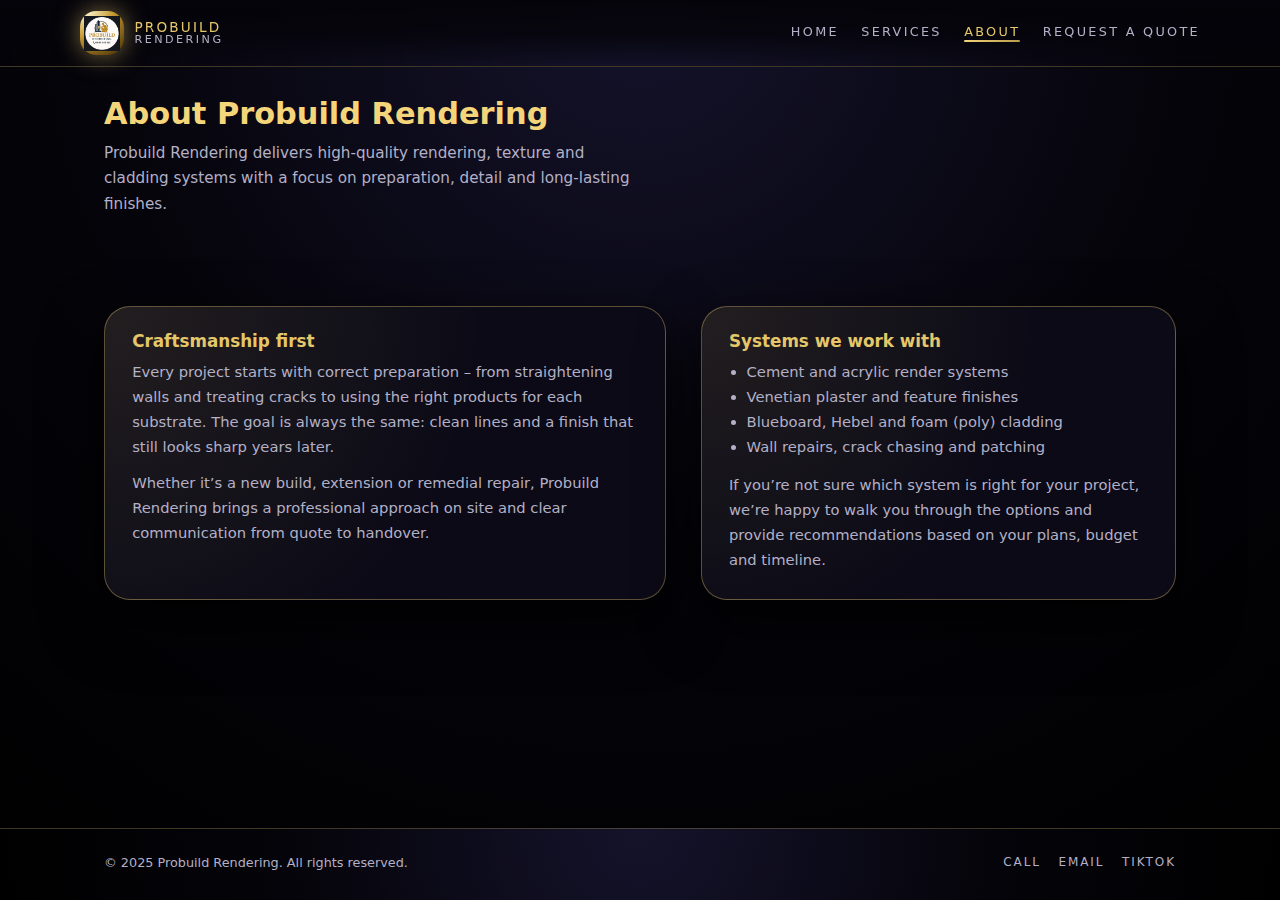
<file: about.html>
<!DOCTYPE html>
<html lang="en">
<head>
  <meta charset="UTF-8" />
  <title>About • Probuild Rendering</title>
  <meta name="viewport" content="width=device-width, initial-scale=1.0" />
  <meta name="description" content="Learn about Probuild Rendering – Melbourne’s specialists in premium rendering, texture finishes, blueboard, Hebel and foam systems. Professional workmanship with years of experience." />
  <meta name="keywords" content="about Probuild Rendering, Melbourne renderers, rendering professionals, Hebel installers, foam installers, rendering company Melbourne" />
  <link rel="stylesheet" href="styles.css" />
  <!-- FIX: favicon path -->
  <link rel="icon" type="image/png" href="logo-probuild.png" />
</head>
<body>
  <div class="wrapper">
    <header class="site-header">
      <div class="container header-inner">
        <a href="index.html" class="brand" aria-label="Probuild Rendering home">
          <div class="brand-mark">
            <!-- FIX: logo path -->
            <img src="logo-probuild.png" alt="Probuild Rendering logo" />
          </div>
          <div class="brand-text">
            <span>Probuild</span>
            <span>Rendering</span>
          </div>
        </a>
        <nav class="main-nav" id="mainNav">
          <a href="index.html">Home</a>
          <a href="services.html">Services</a>
          <a href="about.html" class="active">About</a>
          <a href="contact.html">Request a Quote</a>
        </nav>
        <button class="menu-toggle" id="menuToggle" aria-label="Toggle navigation">
          <span></span>
        </button>
      </div>
    </header>

    <main>
      <section class="page-header">
        <div class="container">
          <h1 class="page-title">About Probuild Rendering</h1>
          <p class="page-intro">
            Probuild Rendering delivers high-quality rendering, texture and cladding systems
            with a focus on preparation, detail and long-lasting finishes.
          </p>
        </div>
      </section>

      <section class="section">
        <div class="container page-grid">
          <div class="info-card">
            <h3>Craftsmanship first</h3>
            <p>
              Every project starts with correct preparation – from straightening walls and
              treating cracks to using the right products for each substrate. The goal is
              always the same: clean lines and a finish that still looks sharp years later.
            </p>
            <p style="margin-top:0.7rem;">
              Whether it’s a new build, extension or remedial repair, Probuild Rendering
              brings a professional approach on site and clear communication from quote to
              handover.
            </p>
          </div>
          <div class="info-card">
            <h3>Systems we work with</h3>
            <ul>
              <li>Cement and acrylic render systems</li>
              <li>Venetian plaster and feature finishes</li>
              <li>Blueboard, Hebel and foam (poly) cladding</li>
              <li>Wall repairs, crack chasing and patching</li>
            </ul>
            <p style="margin-top:0.8rem;">
              If you’re not sure which system is right for your project, we’re happy to
              walk you through the options and provide recommendations based on your plans,
              budget and timeline.
            </p>
          </div>
        </div>
      </section>
    </main>

    <footer class="site-footer">
      <div class="footer-inner">
        <span>© 2025 Probuild Rendering. All rights reserved.</span>
        <div class="footer-links">
          <a href="tel:+61462444111">Call</a>
          <a href="mailto:Info@Probuildrendering.com">Email</a>
          <a href="https://www.tiktok.com/@probuildrendering" target="_blank" rel="noopener">TikTok</a>
        </div>
      </div>
    </footer>
  </div>

  <script>
    const toggle = document.getElementById('menuToggle');
    const nav = document.getElementById('mainNav');
    if (toggle && nav) {
      toggle.addEventListener('click', () => {
        nav.classList.toggle('open');
      });
    }
  </script>
</body>
</html>
</file>
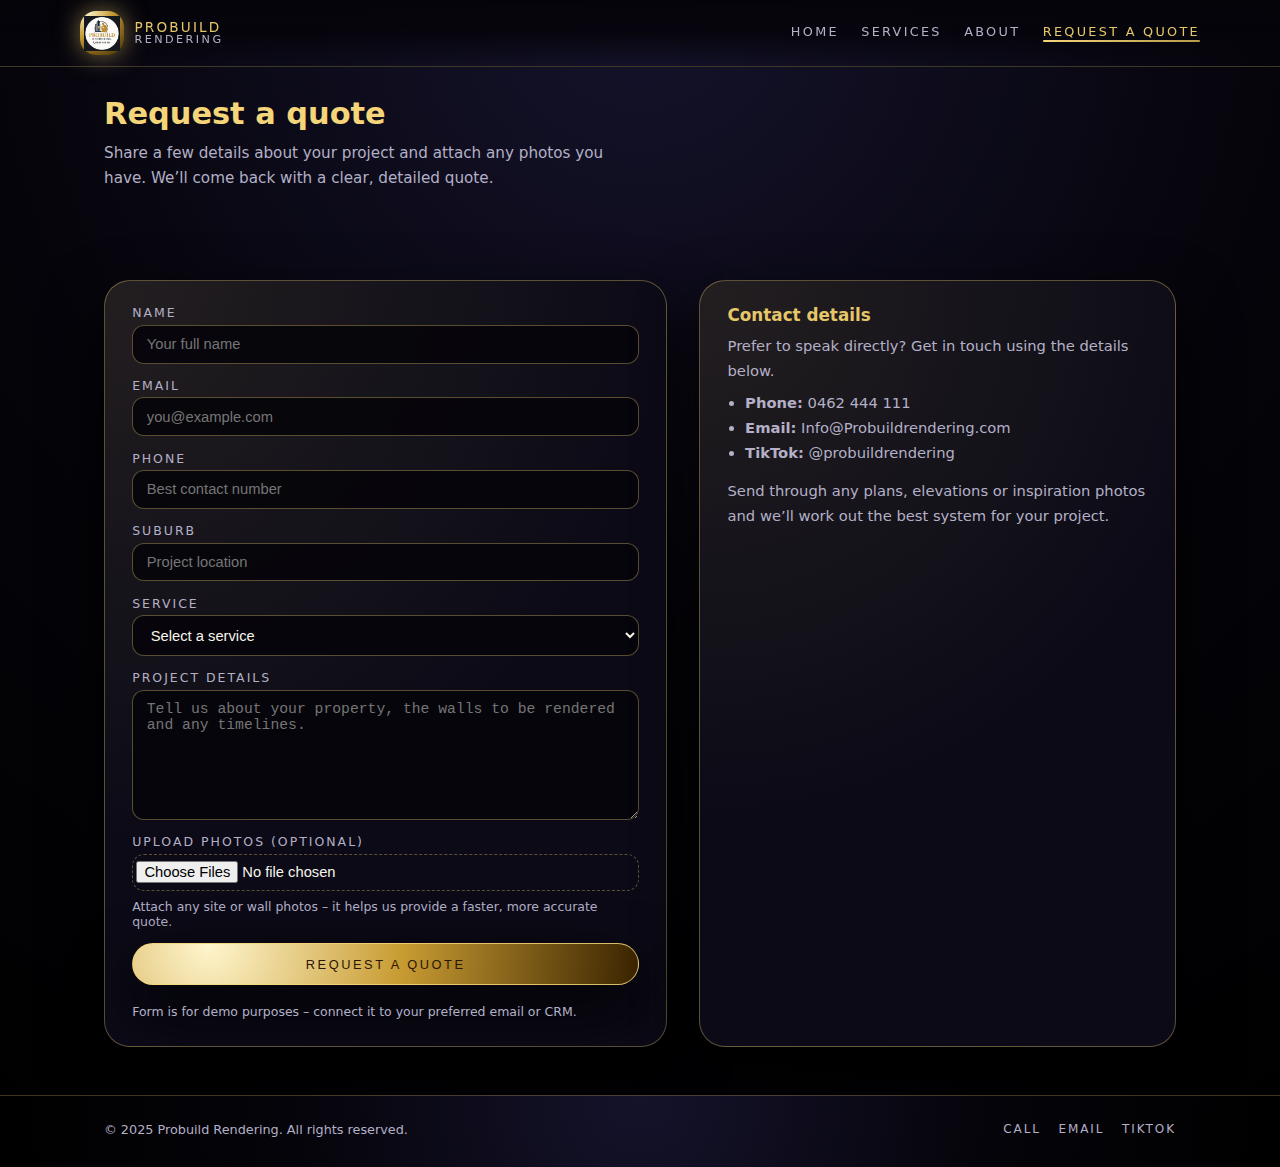
<file: contact.html>
<!DOCTYPE html>
<html lang="en">
<head>
  <meta charset="UTF-8" />
  <title>Request a Quote • Probuild Rendering</title>
  <meta name="viewport" content="width=device-width, initial-scale=1.0" />
  <meta name="description" content="Request a quote from Probuild Rendering. Send your project details and photos for a fast, accurate rendering quote anywhere in Melbourne." />
  <meta name="keywords" content="rendering quote Melbourne, rendering contact, request a quote, rendering estimate, Probuild Rendering contact" />
  <link rel="stylesheet" href="styles.css" />
  <!-- FIXED FAVICON PATH -->
  <link rel="icon" type="image/png" href="logo-probuild.png" />
</head>
<body>
  <div class="wrapper">
    <header class="site-header">
      <div class="container header-inner">
        <a href="index.html" class="brand" aria-label="Probuild Rendering home">
          <div class="brand-mark">
            <!-- FIXED LOGO PATH -->
            <img src="logo-probuild.png" alt="Probuild Rendering logo" />
          </div>
          <div class="brand-text">
            <span>Probuild</span>
            <span>Rendering</span>
          </div>
        </a>
        <nav class="main-nav" id="mainNav">
          <a href="index.html">Home</a>
          <a href="services.html">Services</a>
          <a href="about.html">About</a>
          <a href="contact.html" class="active">Request a Quote</a>
        </nav>
        <button class="menu-toggle" id="menuToggle" aria-label="Toggle navigation">
          <span></span>
        </button>
      </div>
    </header>

    <main>
      <section class="page-header">
        <div class="container">
          <h1 class="page-title">Request a quote</h1>
          <p class="page-intro">
            Share a few details about your project and attach any photos you have.
            We’ll come back with a clear, detailed quote.
          </p>
        </div>
      </section>

      <section class="section">
        <div class="container contact-grid">
          <div class="contact-card">
            <form name="quote" method="POST" data-netlify="true" enctype="multipart/form-data" class="contact-form">
              <input type="hidden" name="form-name" value="quote" />

              <div class="field-group">
                <label for="name">Name</label>
                <input id="name" name="name" type="text" placeholder="Your full name" required />
              </div>
              <div class="field-group">
                <label for="email">Email</label>
                <input id="email" name="email" type="email" placeholder="you@example.com" required />
              </div>
              <div class="field-group">
                <label for="phone">Phone</label>
                <input id="phone" name="phone" type="tel" placeholder="Best contact number" />
              </div>
              <div class="field-group">
                <label for="suburb">Suburb</label>
                <input id="suburb" name="suburb" type="text" placeholder="Project location" />
              </div>
              <div class="field-group">
                <label for="service">Service</label>
                <select id="service" name="service">
                  <option value="">Select a service</option>
                  <option>Concrete Finish</option>
                  <option>Venetian Plaster</option>
                  <option>Stucco Rendering</option>
                  <option>Texture Coating</option>
                  <option>Blueboard Installation</option>
                  <option>Hebel Installation</option>
                  <option>Foam (Poly) Installation</option>
                  <option>Interior &amp; Exterior Rendering</option>
                  <option>Wall Repair</option>
                  <option>Other / Not sure</option>
                </select>
              </div>
              <div class="field-group">
                <label for="message">Project details</label>
                <textarea id="message" name="message" placeholder="Tell us about your property, the walls to be rendered and any timelines."></textarea>
              </div>
              <div class="field-group">
                <label for="photos">Upload photos (optional)</label>
                <input id="photos" name="photos" type="file" accept="image/*" multiple />
                <p class="field-help">Attach any site or wall photos – it helps us provide a faster, more accurate quote.</p>
              </div>
              <button type="submit" class="btn btn-primary">Request a quote</button>
              <p class="field-help">Form is for demo purposes – connect it to your preferred email or CRM.</p>
            </form>
          </div>
          <div class="info-card">
            <h3>Contact details</h3>
            <p>Prefer to speak directly? Get in touch using the details below.</p>
            <ul>
              <li><strong>Phone:</strong> 0462 444 111</li>
              <li><strong>Email:</strong> Info@Probuildrendering.com</li>
              <li><strong>TikTok:</strong> @probuildrendering</li>
            </ul>
            <p style="margin-top:0.8rem;">
              Send through any plans, elevations or inspiration photos and we’ll work
              out the best system for your project.
            </p>
          </div>
        </div>
      </section>
    </main>

    <footer class="site-footer">
      <div class="footer-inner">
        <span>© 2025 Probuild Rendering. All rights reserved.</span>
        <div class="footer-links">
          <a href="tel:+61462444111">Call</a>
          <a href="mailto:Info@Probuildrendering.com">Email</a>
          <a href="https://www.tiktok.com/@probuildrendering" target="_blank" rel="noopener">TikTok</a>
        </div>
      </div>
    </footer>
  </div>

  <script>
    const toggle = document.getElementById('menuToggle');
    const nav = document.getElementById('mainNav');
    if (toggle && nav) {
      toggle.addEventListener('click', () => {
        nav.classList.toggle('open');
      });
    }
  </script>
</body>
</html>
</file>
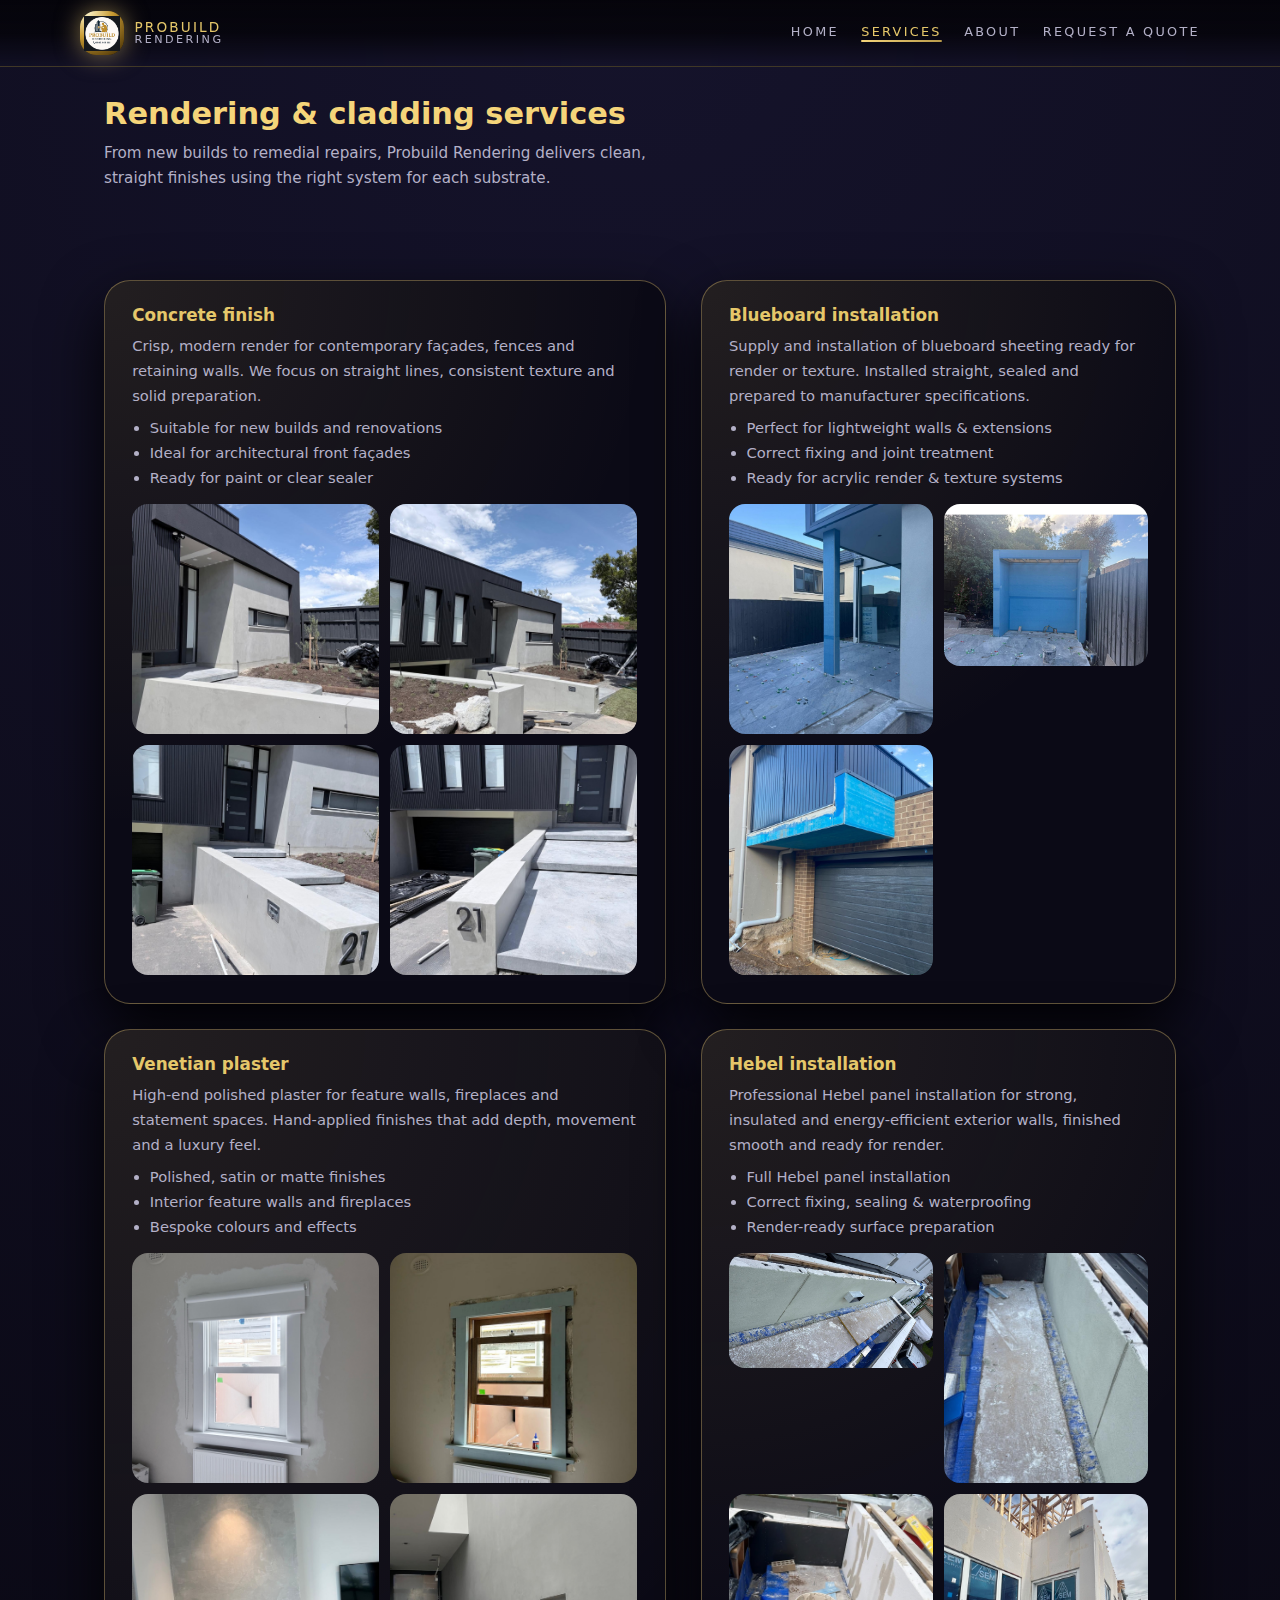
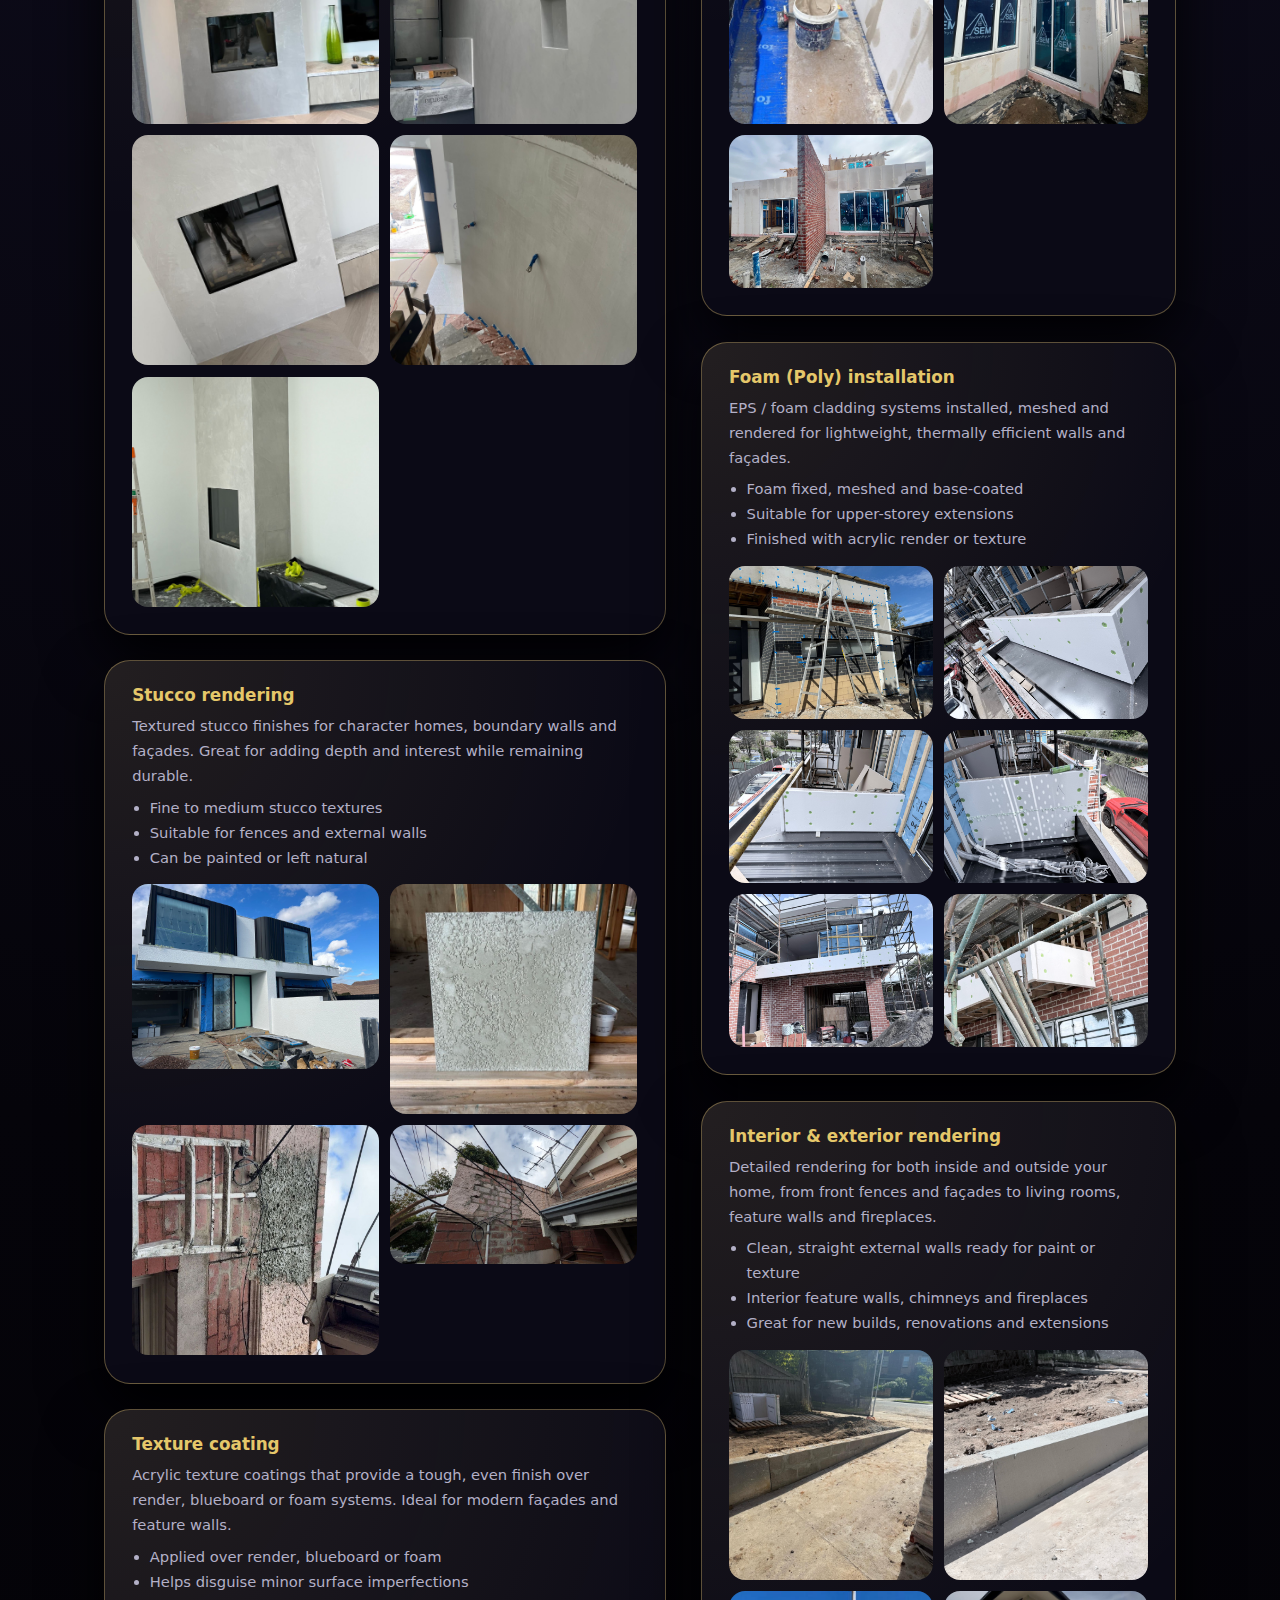
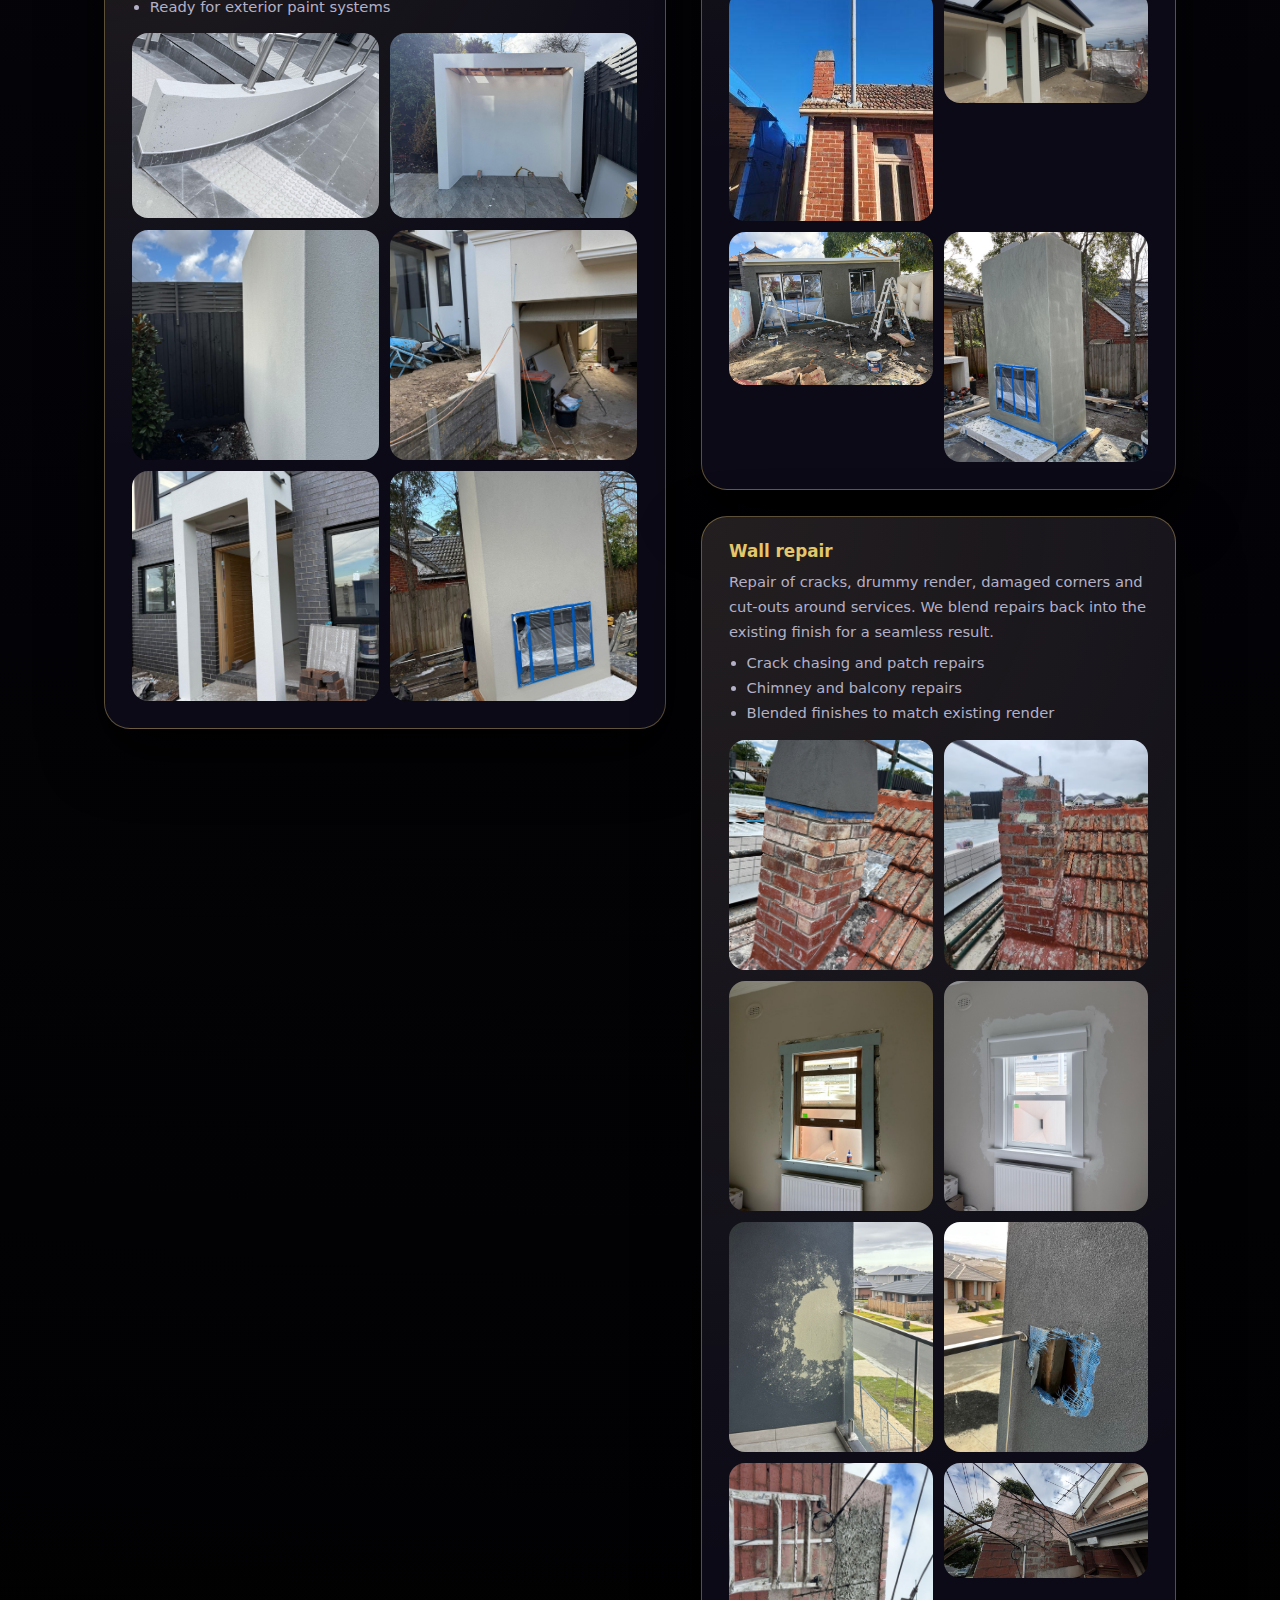
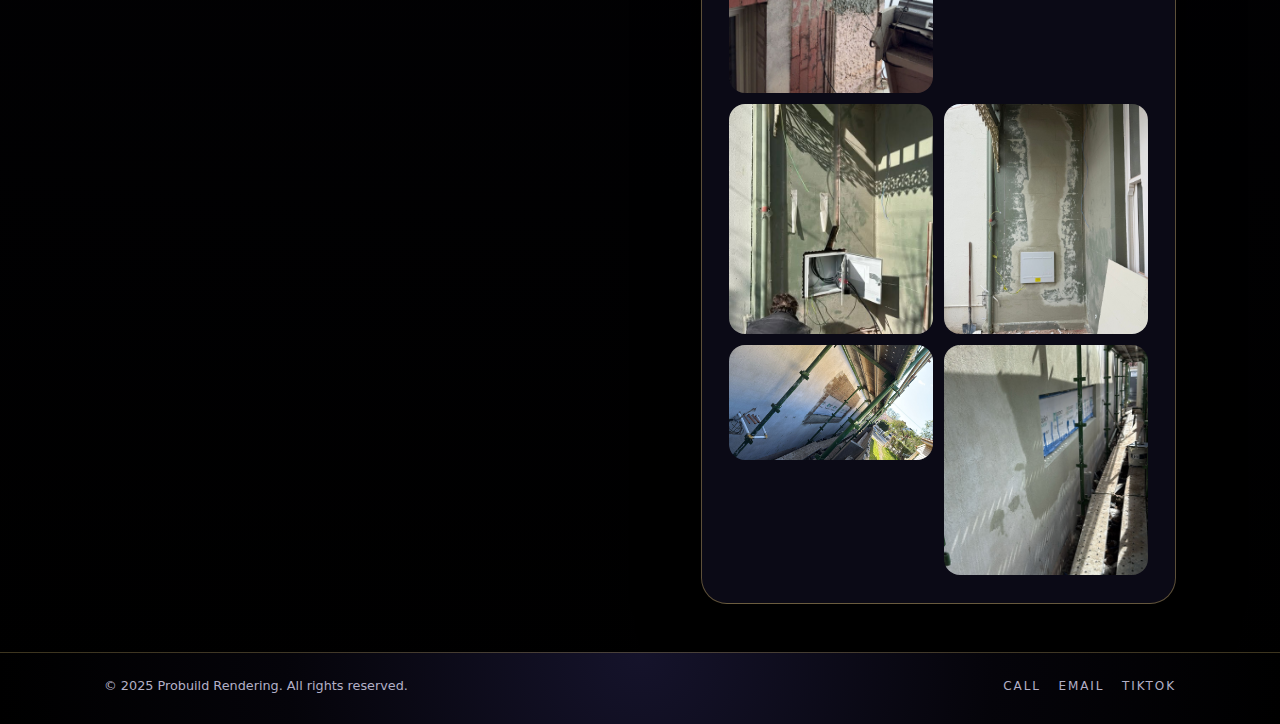
<file: services.html>
<!DOCTYPE html>
<html lang="en">
<head>
  <meta charset="UTF-8" />
  <title>Services • Probuild Rendering</title>
  <meta name="viewport" content="width=device-width, initial-scale=1.0" />
  <meta name="description" content="Explore Probuild Rendering&#x27;s full range of services: cement rendering, texture coatings, blueboard installation, Hebel systems, foam systems, wall repairs, interior and exterior rendering and more." />
  <meta name="keywords" content="rendering services Melbourne, cement render, texture coating, wall repair, Hebel installation, blueboard installation, foam rendering systems" />
  <link rel="stylesheet" href="styles.css" />
  <!-- FIXED favicon path -->
  <link rel="icon" type="image/png" href="logo-probuild.png" />
</head>
<body>
  <div class="wrapper">
    <header class="site-header">
      <div class="container header-inner">
        <a href="index.html" class="brand" aria-label="Probuild Rendering home">
          <div class="brand-mark">
            <!-- FIXED logo path -->
            <img src="logo-probuild.png" alt="Probuild Rendering logo" />
          </div>
          <div class="brand-text">
            <span>Probuild</span>
            <span>Rendering</span>
          </div>
        </a>
        <nav class="main-nav" id="mainNav">
          <a href="index.html">Home</a>
          <a href="services.html" class="active">Services</a>
          <a href="about.html">About</a>
          <a href="contact.html">Request a Quote</a>
        </nav>
        <button class="menu-toggle" id="menuToggle" aria-label="Toggle navigation">
          <span></span>
        </button>
      </div>
    </header>

    <main>
      <section class="page-header">
        <div class="container">
          <h1 class="page-title">Rendering &amp; cladding services</h1>
          <p class="page-intro">
            From new builds to remedial repairs, Probuild Rendering delivers clean, straight
            finishes using the right system for each substrate.
          </p>
        </div>
      </section>

      <section class="section">
        <div class="container page-grid">
          <div>
            <div id="concrete" class="info-card">
              <h3>Concrete finish</h3>
              <p>
                Crisp, modern render for contemporary façades, fences and retaining walls.
                We focus on straight lines, consistent texture and solid preparation.
              </p>
              <ul>
                <li>Suitable for new builds and renovations</li>
                <li>Ideal for architectural front façades</li>
                <li>Ready for paint or clear sealer</li>
              </ul>
              <div class="service-gallery">
                <img src="concrete-finish-1.jpg" alt="Concrete finish project" />
                <img src="concrete-finish-2.jpg" alt="Concrete finish project" />
                <img src="concrete-finish-3.jpg" alt="Concrete finish project" />
                <img src="concrete-finish-4.jpg" alt="Concrete finish project" />
              </div>
            </div>

            <div id="venetian" class="info-card" style="margin-top:1.6rem;">
              <h3>Venetian plaster</h3>
              <p>
                High-end polished plaster for feature walls, fireplaces and statement spaces.
                Hand-applied finishes that add depth, movement and a luxury feel.
              </p>
              <ul>
                <li>Polished, satin or matte finishes</li>
                <li>Interior feature walls and fireplaces</li>
                <li>Bespoke colours and effects</li>
              </ul>
              <div class="service-gallery">
                <img src="venetian-1.jpg" alt="Venetian plaster project" />
                <img src="venetian-2.jpg" alt="Venetian plaster project" />
                <img src="venetian-3.jpg" alt="Venetian plaster project" />
                <img src="venetian-4.jpg" alt="Venetian plaster project" />
                <img src="venetian-5.jpg" alt="Venetian plaster project" />
                <img src="venetian-6.jpg" alt="Venetian plaster project" />
                <img src="venetian-7.jpg" alt="Venetian plaster project" />
              </div>
            </div>

            <div id="stucco" class="info-card" style="margin-top:1.6rem;">
              <h3>Stucco rendering</h3>
              <p>
                Textured stucco finishes for character homes, boundary walls and façades.
                Great for adding depth and interest while remaining durable.
              </p>
              <ul>
                <li>Fine to medium stucco textures</li>
                <li>Suitable for fences and external walls</li>
                <li>Can be painted or left natural</li>
              </ul>
              <div class="service-gallery">
                <img src="stucco-1.jpg" alt="Stucco rendering project" />
                <img src="stucco-2.jpg" alt="Stucco rendering project" />
                <img src="stucco-3.jpg" alt="Stucco rendering project" />
                <img src="stucco-4.jpg" alt="Stucco rendering project" />
              </div>
            </div>

            <div id="texture" class="info-card" style="margin-top:1.6rem;">
              <h3>Texture coating</h3>
              <p>
                Acrylic texture coatings that provide a tough, even finish over render,
                blueboard or foam systems. Ideal for modern façades and feature walls.
              </p>
              <ul>
                <li>Applied over render, blueboard or foam</li>
                <li>Helps disguise minor surface imperfections</li>
                <li>Ready for exterior paint systems</li>
              </ul>
              <div class="service-gallery">
                <img src="texture-1.jpg" alt="Texture coating project" />
                <img src="texture-2.jpg" alt="Texture coating project" />
                <img src="texture-3.jpg" alt="Texture coating project" />
                <img src="texture-4.jpg" alt="Texture coating project" />
                <img src="texture-5.jpg" alt="Texture coating project" />
                <img src="texture-6.jpg" alt="Texture coating project" />
              </div>
            </div>
          </div>

          <div>
            <div id="blueboard" class="info-card">
              <h3>Blueboard installation</h3>
              <p>
                Supply and installation of blueboard sheeting ready for render or texture.
                Installed straight, sealed and prepared to manufacturer specifications.
              </p>
              <ul>
                <li>Perfect for lightweight walls &amp; extensions</li>
                <li>Correct fixing and joint treatment</li>
                <li>Ready for acrylic render &amp; texture systems</li>
              </ul>
              <div class="service-gallery">
                <img src="blueboard-1.jpg" alt="Blueboard installation project" />
                <img src="blueboard-2.jpg" alt="Blueboard installation project" />
                <img src="blueboard-3.jpg" alt="Blueboard installation project" />
              </div>
            </div>

            <div id="hebel" class="info-card" style="margin-top:1.6rem;">
              <h3>Hebel installation</h3>
              <p>
                Professional Hebel panel installation for strong, insulated and
                energy-efficient exterior walls, finished smooth and ready for render.
              </p>
              <ul>
                <li>Full Hebel panel installation</li>
                <li>Correct fixing, sealing &amp; waterproofing</li>
                <li>Render-ready surface preparation</li>
              </ul>
              <div class="service-gallery">
                <img src="hebel-1.jpg" alt="Hebel installation project" />
                <img src="hebel-2.jpg" alt="Hebel installation project" />
                <img src="hebel-3.jpg" alt="Hebel installation project" />
                <img src="hebel-4.jpg" alt="Hebel installation project" />
                <img src="hebel-5.jpg" alt="Hebel installation project" />
              </div>
            </div>

            <div id="foam" class="info-card" style="margin-top:1.6rem;">
              <h3>Foam (Poly) installation</h3>
              <p>
                EPS / foam cladding systems installed, meshed and rendered for lightweight,
                thermally efficient walls and façades.
              </p>
              <ul>
                <li>Foam fixed, meshed and base-coated</li>
                <li>Suitable for upper-storey extensions</li>
                <li>Finished with acrylic render or texture</li>
              </ul>
              <div class="service-gallery">
                <img src="foam-1.jpg" alt="Foam cladding rendering project" />
                <img src="foam-2.jpg" alt="Foam cladding rendering project" />
                <img src="foam-3.jpg" alt="Foam cladding rendering project" />
                <img src="foam-4.jpg" alt="Foam cladding rendering project" />
                <img src="foam-5.jpg" alt="Foam cladding rendering project" />
                <img src="foam-6.jpg" alt="Foam cladding rendering project" />
              </div>
            </div>

            <div id="interior-exterior" class="info-card" style="margin-top:1.6rem;">
              <h3>Interior &amp; exterior rendering</h3>
              <p>
                Detailed rendering for both inside and outside your home, from front fences
                and façades to living rooms, feature walls and fireplaces.
              </p>
              <ul>
                <li>Clean, straight external walls ready for paint or texture</li>
                <li>Interior feature walls, chimneys and fireplaces</li>
                <li>Great for new builds, renovations and extensions</li>
              </ul>
              <div class="service-gallery">
                <img src="interior-exterior-1.jpg" alt="Interior and exterior rendering project" />
                <img src="interior-exterior-2.jpg" alt="Interior and exterior rendering project" />
                <img src="interior-exterior-3.jpg" alt="Interior and exterior rendering project" />
                <img src="interior-exterior-4.jpg" alt="Interior and exterior rendering project" />
                <img src="interior-exterior-5.jpg" alt="Interior and exterior rendering project" />
                <img src="interior-exterior-6.jpg" alt="Interior and exterior rendering project" />
              </div>
            </div>

            <div id="wall-repair" class="info-card" style="margin-top:1.6rem;">
              <h3>Wall repair</h3>
              <p>
                Repair of cracks, drummy render, damaged corners and cut-outs around services.
                We blend repairs back into the existing finish for a seamless result.
              </p>
              <ul>
                <li>Crack chasing and patch repairs</li>
                <li>Chimney and balcony repairs</li>
                <li>Blended finishes to match existing render</li>
              </ul>
              <div class="service-gallery">
                <img src="wall-repair-1.jpg" alt="Wall repair project" />
                <img src="wall-repair-2.jpg" alt="Wall repair project" />
                <img src="wall-repair-3.jpg" alt="Wall repair project" />
                <img src="wall-repair-4.jpg" alt="Wall repair project" />
                <img src="wall-repair-5.jpg" alt="Wall repair project" />
                <img src="wall-repair-6.jpg" alt="Wall repair project" />
                <img src="wall-repair-7.jpg" alt="Wall repair project" />
                <img src="wall-repair-8.jpg" alt="Wall repair project" />
                <img src="wall-repair-9.jpg" alt="Wall repair project" />
                <img src="wall-repair-10.jpg" alt="Wall repair project" />
                <img src="wall-repair-11.jpg" alt="Wall repair project" />
                <img src="wall-repair-12.jpg" alt="Wall repair project" />
              </div>
            </div>
          </div>
        </div>
      </section>
    </main>

    <footer class="site-footer">
      <div class="footer-inner">
        <span>© 2025 Probuild Rendering. All rights reserved.</span>
        <div class="footer-links">
          <a href="tel:+61462444111">Call</a>
          <a href="mailto:Info@Probuildrendering.com">Email</a>
          <a href="https://www.tiktok.com/@probuildrendering" target="_blank" rel="noopener">TikTok</a>
        </div>
      </div>
    </footer>
  </div>

  <script>
    const toggle = document.getElementById('menuToggle');
    const nav = document.getElementById('mainNav');
    if (toggle && nav) {
      toggle.addEventListener('click', () => {
        nav.classList.toggle('open');
      });
    }
  </script>
</body>
</html>
</file>
<file: styles.css>
*,
*::before,
*::after {
  box-sizing: border-box;
  margin: 0;
  padding: 0;
}

:root {
  --bg-main: #05040a;
  --bg-elevated: #0b0a16;
  --bg-soft: #121021;
  --accent-gold: #f5d57a;
  --accent-gold-soft: #e5c76a;
  --accent-gold-deep: #b89a4a;
  --text-main: #f8f5ec;
  --text-muted: #b3b0c7;
  --radius-lg: 20px;
  --radius-xl: 26px;
  --radius-pill: 999px;
  --shadow-soft: 0 24px 60px rgba(0,0,0,0.9);
  --max-width: 1120px;
}

html {
  scroll-behavior: smooth;
}

body {
  font-family: system-ui, -apple-system, BlinkMacSystemFont, "SF Pro Text",
    "Roboto", "Segoe UI", sans-serif;
  background: radial-gradient(circle at top, #15132b 0, #05040a 50%, #000 100%);
  color: var(--text-main);
}

.wrapper {
  min-height: 100vh;
  display: flex;
  flex-direction: column;
}

.container {
  width: 100%;
  max-width: var(--max-width);
  margin: 0 auto;
  padding: 0 1.5rem;
}

.site-header {
  position: fixed;
  inset: 0 0 auto;
  z-index: 30;
  backdrop-filter: blur(26px);
  background: linear-gradient(
    to bottom,
    rgba(5, 4, 10, 0.96),
    rgba(5, 4, 10, 0.85),
    transparent
  );
  border-bottom: 1px solid rgba(245, 213, 122, 0.25);
}

.header-inner {
  display: flex;
  align-items: center;
  justify-content: space-between;
  padding: 0.7rem 0;
  gap: 1.25rem;
}

.brand {
  display: flex;
  align-items: center;
  gap: 0.65rem;
  text-decoration: none;
}

.brand-mark {
  width: 44px;
  height: 44px;
  border-radius: 16px;
  background: radial-gradient(circle at 15% 0, #fff8d0 0, #c79a32 45%, #3b2600 100%);
  display: flex;
  align-items: center;
  justify-content: center;
  box-shadow: 0 0 25px rgba(245, 213, 122, 0.5);
}

.brand-mark img {
  width: 80%;
  height: auto;
}

.brand-text {
  display: flex;
  flex-direction: column;
  line-height: 1.05;
}

.brand-text span:first-child {
  text-transform: uppercase;
  letter-spacing: 0.16em;
  font-size: 0.85rem;
  color: var(--accent-gold-soft);
}

.brand-text span:last-child {
  text-transform: uppercase;
  letter-spacing: 0.22em;
  font-size: 0.7rem;
  color: var(--text-muted);
}

.main-nav {
  display: flex;
  align-items: center;
  gap: 1.4rem;
}

.main-nav a {
  text-decoration: none;
  font-size: 0.8rem;
  text-transform: uppercase;
  letter-spacing: 0.18em;
  color: var(--text-muted);
  position: relative;
  padding-bottom: 0.2rem;
}

.main-nav a::after {
  content: "";
  position: absolute;
  left: 0;
  bottom: 0;
  width: 0;
  height: 2px;
  border-radius: 999px;
  background: linear-gradient(90deg, var(--accent-gold), var(--accent-gold-deep));
  transition: width 0.22s ease-out;
}

.main-nav a:hover,
.main-nav a.active {
  color: var(--accent-gold-soft);
}

.main-nav a:hover::after,
.main-nav a.active::after {
  width: 100%;
}

.menu-toggle {
  display: none;
  width: 40px;
  height: 40px;
  border-radius: 999px;
  border: 1px solid rgba(245, 213, 122, 0.4);
  background: radial-gradient(circle at 20% 0, #26243e 0, #05040a 70%);
  align-items: center;
  justify-content: center;
}

.menu-toggle span,
.menu-toggle span::before,
.menu-toggle span::after {
  content: "";
  display: block;
  width: 18px;
  height: 2px;
  border-radius: 999px;
  background: var(--accent-gold);
  position: relative;
}

.menu-toggle span::before {
  position: absolute;
  top: -5px;
}

.menu-toggle span::after {
  position: absolute;
  top: 5px;
}

/* Hero */
.hero {
  min-height: 90vh;
  padding-top: 5.4rem;
  padding-bottom: 3rem;
  display: flex;
  align-items: center;
}

.hero-inner {
  display: grid;
  grid-template-columns: minmax(0, 1.4fr) minmax(0, 1.1fr);
  gap: 2.5rem;
  align-items: center;
}

.hero-copy {
  max-width: 30rem;
}

.kicker {
  font-size: 0.78rem;
  letter-spacing: 0.2em;
  text-transform: uppercase;
  color: var(--accent-gold-soft);
  margin-bottom: 0.85rem;
}

.hero-title {
  font-size: clamp(2.4rem, 3.4vw, 3rem);
  line-height: 1.05;
  margin-bottom: 0.9rem;
  color: var(--accent-gold);
}

.hero-subtitle {
  font-size: 0.98rem;
  line-height: 1.7;
  color: var(--text-muted);
  margin-bottom: 1.5rem;
}

.hero-cta {
  display: flex;
  flex-wrap: wrap;
  align-items: center;
  gap: 0.9rem;
  margin-bottom: 0.9rem;
}

.btn {
  display: inline-flex;
  align-items: center;
  justify-content: center;
  padding: 0.78rem 1.6rem;
  border-radius: var(--radius-pill);
  border: 1px solid rgba(245, 213, 122, 0.85);
  text-decoration: none;
  font-size: 0.8rem;
  letter-spacing: 0.2em;
  text-transform: uppercase;
  cursor: pointer;
  transition: all 0.22s ease-out;
}

.btn-primary {
  background: radial-gradient(circle at 15% 0, #fff6ce 0, #c89b32 45%, #3a2300 100%);
  color: #2b1600;
  box-shadow: var(--shadow-soft);
}

.btn-primary:hover {
  transform: translateY(-1px);
  box-shadow: 0 28px 70px rgba(0, 0, 0, 0.95);
}

.btn-ghost {
  background: rgba(5, 4, 10, 0.6);
  color: var(--accent-gold-soft);
  border-style: dashed;
}

.btn-ghost:hover {
  background: rgba(22, 19, 46, 0.9);
}

.hero-meta {
  font-size: 0.8rem;
  color: var(--text-muted);
}

.hero-meta strong {
  color: var(--accent-gold-soft);
}

.hero-media {
  border-radius: var(--radius-xl);
  overflow: hidden;
  position: relative;
  background: radial-gradient(circle at 0 0, rgba(245, 213, 122, 0.2), transparent 65%),
    linear-gradient(135deg, #15132b 0, #05040a 60%, #000 100%);
  border: 1px solid rgba(245, 213, 122, 0.4);
  box-shadow: var(--shadow-soft);
  padding: 0.9rem;
}

.hero-media-main {
  border-radius: calc(var(--radius-xl) - 10px);
  overflow: hidden;
  position: relative;
  padding-top: 64%;
  background-size: cover;
  background-position: center;
}

.hero-media-tag {
  position: absolute;
  inset: auto 1.2rem 1.2rem auto;
  background: rgba(5, 4, 10, 0.9);
  border-radius: var(--radius-pill);
  padding: 0.4rem 0.9rem;
  border: 1px solid rgba(245, 213, 122, 0.45);
  font-size: 0.75rem;
  text-transform: uppercase;
  letter-spacing: 0.16em;
  color: var(--accent-gold-soft);
}

.hero-stats {
  display: flex;
  flex-wrap: wrap;
  gap: 1.2rem;
  margin-top: 0.9rem;
}

.hero-stat {
  display: flex;
  flex-direction: column;
  gap: 0.1rem;
}

.hero-stat span:first-child {
  font-size: 1.2rem;
  font-weight: 600;
  color: var(--accent-gold-soft);
}

.hero-stat span:last-child {
  font-size: 0.75rem;
  letter-spacing: 0.15em;
  text-transform: uppercase;
  color: var(--text-muted);
}

.section {
  padding: 3rem 0;
}

.section-header {
  display: flex;
  justify-content: space-between;
  gap: 1.4rem;
  align-items: baseline;
  margin-bottom: 1.6rem;
}

.section-title {
  font-size: 1.4rem;
  color: var(--accent-gold-soft);
}

.section-subtitle {
  font-size: 0.9rem;
  color: var(--text-muted);
  max-width: 24rem;
}

/* Services strip */
.service-strip {
  display: grid;
  grid-template-columns: repeat(auto-fit, minmax(180px, 1fr));
  gap: 1rem;
}

.service-chip {
  border-radius: var(--radius-lg);
  padding: 0.9rem 1rem;
  background: radial-gradient(circle at 0 0, rgba(245, 213, 122, 0.18), transparent 65%),
    rgba(11, 10, 22, 0.95);
  border: 1px solid rgba(245, 213, 122, 0.4);
  text-decoration: none;
  color: var(--text-main);
  display: flex;
  flex-direction: column;
  gap: 0.35rem;
}

.service-chip span:first-child {
  text-transform: uppercase;
  letter-spacing: 0.18em;
  font-size: 0.74rem;
}

.service-chip span:last-child {
  font-size: 0.78rem;
  color: var(--text-muted);
}

/* Why choose us pills */
.pill-row {
  display: flex;
  flex-wrap: wrap;
  gap: 0.6rem;
}

.pill {
  border-radius: var(--radius-pill);
  border: 1px solid rgba(245, 213, 122, 0.45);
  padding: 0.4rem 0.9rem;
  font-size: 0.76rem;
  letter-spacing: 0.14em;
  text-transform: uppercase;
  color: var(--accent-gold-soft);
}

/* Reviews */
.reviews-grid {
  display: grid;
  grid-template-columns: repeat(auto-fit, minmax(230px, 1fr));
  gap: 1rem;
}

.review-card {
  border-radius: var(--radius-lg);
  background: radial-gradient(circle at 0 0, rgba(245, 213, 122, 0.12), transparent 60%),
    var(--bg-elevated);
  border: 1px solid rgba(245, 213, 122, 0.35);
  padding: 1rem 1.1rem 1.1rem;
  box-shadow: var(--shadow-soft);
  font-size: 0.85rem;
  color: var(--text-muted);
}

.review-stars {
  color: var(--accent-gold-soft);
  font-size: 0.9rem;
  margin-bottom: 0.3rem;
}

.review-name {
  margin-top: 0.5rem;
  font-size: 0.8rem;
  color: var(--accent-gold-soft);
}

/* Project grid */
.project-grid {
  display: grid;
  grid-template-columns: repeat(auto-fit, minmax(220px, 1fr));
  gap: 1rem;
}

.project-card {
  border-radius: var(--radius-lg);
  overflow: hidden;
  background: #05040a;
  border: 1px solid rgba(245, 213, 122, 0.35);
  box-shadow: var(--shadow-soft);
}

.project-card img {
  display: block;
  width: 100%;
  height: 180px;
  object-fit: cover;
}

.project-card-body {
  padding: 0.75rem 0.9rem 0.8rem;
  font-size: 0.82rem;
  color: var(--text-muted);
}

/* Service galleries on services page */
.service-gallery {
  margin-top: 0.9rem;
  display: grid;
  grid-template-columns: repeat(auto-fit, minmax(170px, 1fr));
  gap: 0.7rem;
}

.service-gallery img {
  width: 100%;
  display: block;
  border-radius: 16px;
  object-fit: cover;
  max-height: 230px;
}

/* CTA band */
.cta-band {
  padding: 2.3rem 0 2.7rem;
  background: radial-gradient(circle at 0 0, rgba(245, 213, 122, 0.2), transparent 70%),
    linear-gradient(135deg, #17152b 0, #05040a 55%, #000 100%);
  border-top: 1px solid rgba(245, 213, 122, 0.25);
  border-bottom: 1px solid rgba(245, 213, 122, 0.25);
}

.cta-inner {
  max-width: var(--max-width);
  margin: 0 auto;
  padding: 0 1.5rem;
  display: flex;
  flex-wrap: wrap;
  align-items: center;
  justify-content: space-between;
  gap: 1.2rem;
}

.cta-text h2 {
  font-size: 1.5rem;
  color: var(--accent-gold-soft);
  margin-bottom: 0.4rem;
}

.cta-text p {
  font-size: 0.9rem;
  color: var(--text-muted);
}

/* Page headers */
.page-header {
  padding: 6rem 0 2.5rem;
}

.page-title {
  font-size: 1.9rem;
  color: var(--accent-gold);
  margin-bottom: 0.6rem;
}

.page-intro {
  font-size: 0.95rem;
  color: var(--text-muted);
  max-width: 34rem;
  line-height: 1.7;
}

.page-grid {
  display: grid;
  grid-template-columns: minmax(0, 1.3fr) minmax(0, 1.1fr);
  gap: 2.2rem;
}

.info-card,
.contact-card {
  border-radius: var(--radius-xl);
  background: radial-gradient(circle at 0 0, rgba(245, 213, 122, 0.1), transparent 60%),
    var(--bg-elevated);
  border: 1px solid rgba(245, 213, 122, 0.35);
  box-shadow: var(--shadow-soft);
  padding: 1.5rem 1.7rem 1.7rem;
}

.info-card h3 {
  font-size: 1.05rem;
  color: var(--accent-gold-soft);
  margin-bottom: 0.5rem;
}

.info-card p,
.info-card li {
  font-size: 0.92rem;
  color: var(--text-muted);
  line-height: 1.7;
}

.info-card ul {
  margin-left: 1.1rem;
  margin-top: 0.4rem;
}

/* Contact page */
.contact-grid {
  display: grid;
  grid-template-columns: minmax(0, 1.3fr) minmax(0, 1.1fr);
  gap: 2rem;
}

.contact-form {
  display: grid;
  gap: 0.9rem;
}

.field-group {
  display: grid;
  gap: 0.28rem;
}

label {
  font-size: 0.78rem;
  text-transform: uppercase;
  letter-spacing: 0.16em;
  color: var(--text-muted);
}

input,
textarea,
select {
  width: 100%;
  border-radius: 12px;
  border: 1px solid rgba(245, 213, 122, 0.35);
  background: rgba(5, 4, 10, 0.9);
  padding: 0.65rem 0.85rem;
  font-size: 0.92rem;
  color: var(--text-main);
  outline: none;
}

input:focus,
textarea:focus,
select:focus {
  border-color: var(--accent-gold);
  box-shadow: 0 0 0 1px rgba(245, 213, 122, 0.5);
}

textarea {
  min-height: 130px;
  resize: vertical;
}

input[type="file"] {
  padding: 0.4rem 0.2rem;
  background: transparent;
  border-style: dashed;
}

.field-help {
  margin-top: 0.25rem;
  font-size: 0.78rem;
  color: var(--text-muted);
}

/* Footer */
.site-footer {
  margin-top: auto;
  padding: 1.6rem 0 1.9rem;
  border-top: 1px solid rgba(245, 213, 122, 0.25);
  background: radial-gradient(circle at top, #15132b 0, #05040a 55%, #000 100%);
}

.footer-inner {
  max-width: var(--max-width);
  margin: 0 auto;
  padding: 0 1.5rem;
  display: flex;
  flex-wrap: wrap;
  gap: 0.9rem;
  align-items: center;
  justify-content: space-between;
  font-size: 0.8rem;
  color: var(--text-muted);
}

.footer-links {
  display: flex;
  flex-wrap: wrap;
  gap: 1.1rem;
}

.footer-links a {
  text-decoration: none;
  text-transform: uppercase;
  letter-spacing: 0.16em;
  font-size: 0.75rem;
  color: var(--text-muted);
}

.footer-links a:hover {
  color: var(--accent-gold-soft);
}

/* Responsive */
@media (max-width: 900px) {
  .hero-inner,
  .page-grid,
  .contact-grid {
    grid-template-columns: minmax(0, 1fr);
  }
  .hero {
    padding-top: 5.6rem;
  }
}

@media (max-width: 768px) {
  .main-nav {
    position: absolute;
    inset: 100% 0 auto;
    margin: 0.6rem 1.2rem 1rem;
    padding: 0.8rem 1rem 1rem;
    background: radial-gradient(circle at 0 0, rgba(245, 213, 122, 0.14), transparent 70%),
      rgba(5, 4, 10, 0.96);
    border-radius: 18px;
    border: 1px solid rgba(245, 213, 122, 0.4);
    flex-direction: column;
    gap: 0.7rem;
    opacity: 0;
    transform-origin: top;
    transform: scaleY(0.8);
    pointer-events: none;
    transition: opacity 0.22s ease-out, transform 0.22s ease-out;
  }
  .main-nav.open {
    opacity: 1;
    transform: scaleY(1);
    pointer-events: auto;
  }
  .menu-toggle {
    display: inline-flex;
  }
}

@media (max-width: 540px) {
  .hero-inner {
    gap: 1.8rem;
  }
  .section {
    padding: 2.4rem 0;
  }
}
</file>
